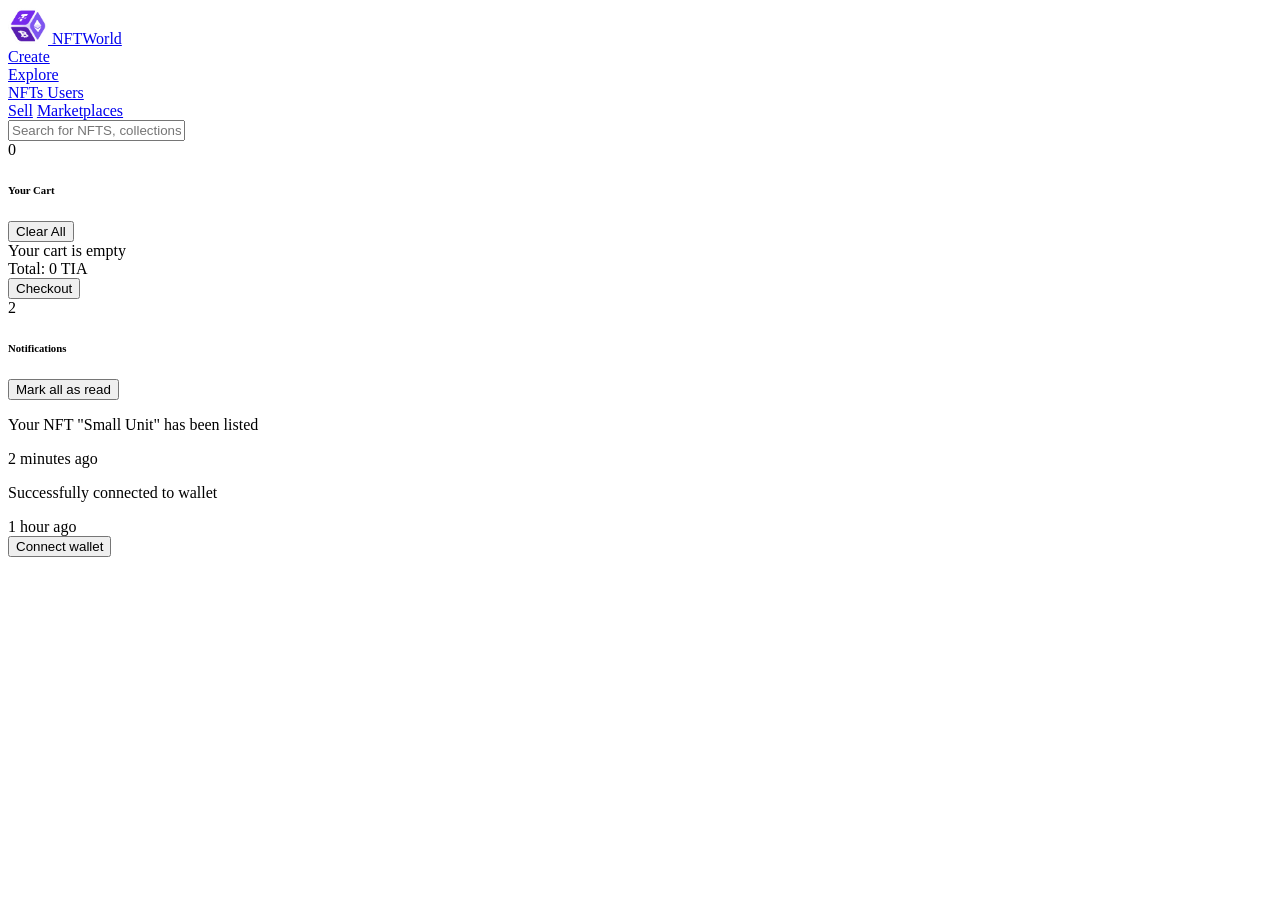
<file: html/shared_navbar.html>
<!DOCTYPE html>
<html>
    <head> </head>
    <body>
        <nav class="navbar">
            <div class="container">
                <div class="nav-group">
                    <a href="index.html" class="logo-brand">
                        <img src="../assets/Logo.png" alt="Logo" width="40" />
                        <span>NFTWorld</span>
                    </a>
                    <div class="nav-links">
                        <a href="create.html">Create</a>
                        <div class="nav-dropdown">
                            <a href="explore.html" class="dropbtn">Explore</a>
                            <div class="nav-dropdown-content">
                                <a href="nfts.html">
                                    <i class="bi bi-patch-check-fill me-2"></i>
                                    NFTs
                                </a>
                                <a href="users.html">
                                    <i class="bi bi-person-fill me-2"></i>
                                    Users
                                </a>
                            </div>
                        </div>
                        <a href="account.html">Sell</a>
                        <a href="marketplace.html">Marketplaces</a>
                    </div>
                </div>
                <div class="navbar-right">
                    <div class="search-box">
                        <input type="text" placeholder="Search for NFTS, collections, users." class="form-control" />
                        <i class="bi bi-search"></i>
                    </div>

                    <!-- Thêm cart icon vào đây -->
                    <div class="cart-icon">
                        <i class="bi bi-cart3"></i>
                        <span class="cart-badge">0</span>
                        <div class="cart-dropdown">
                            <div class="cart-header">
                                <h6>Your Cart</h6>
                                <button class="clear-cart">Clear All</button>
                            </div>
                            <div class="cart-list">
                                <!-- Cart items will be dynamically added here -->
                                <div class="no-items">Your cart is empty</div>
                            </div>
                            <div class="cart-footer">
                                <div class="cart-total">
                                    <span>Total:</span>
                                    <span class="total-amount">0 TIA</span>
                                </div>
                                <button class="btn btn-primary checkout-btn">Checkout</button>
                            </div>
                        </div>
                    </div>

                    <!-- Thêm notification bell -->
                    <div class="notification-bell">
                        <i class="bi bi-bell"></i>
                        <span class="notification-badge">2</span>
                        <div class="notification-dropdown">
                            <div class="notification-header">
                                <h6>Notifications</h6>
                                <button class="mark-all-read">Mark all as read</button>
                            </div>
                            <div class="notification-list">
                                <div class="notification-item unread">
                                    <div class="notification-icon">
                                        <i class="bi bi-coin"></i>
                                    </div>
                                    <div class="notification-content">
                                        <p>Your NFT "Small Unit" has been listed</p>
                                        <span class="notification-time">2 minutes ago</span>
                                    </div>
                                </div>
                                <div class="notification-item">
                                    <div class="notification-icon">
                                        <i class="bi bi-wallet2"></i>
                                    </div>
                                    <div class="notification-content">
                                        <p>Successfully connected to wallet</p>
                                        <span class="notification-time">1 hour ago</span>
                                    </div>
                                </div>
                            </div>
                        </div>
                    </div>

                    <div id="walletSection">
                        <button id="connectWalletBtn" class="btn btn-outline-success connect-btn" type="button" onclick="window.location.href='../html/login.html';">
                            Connect wallet
                        </button>

                        <div id="walletInfo" class="dropdown" style="display: none;">
                            <div class="wallet-dropdown" data-bs-toggle="dropdown">
                                <img src="../assets/user.png" alt="Wallet Avatar" class="wallet-avatar" />
                                <span id="navbarUsername">0x0000...0000</span>
                                <i class="fas fa-chevron-down"></i>
                            </div>
                            <div class="dropdown-menu">
                                <a class="dropdown-item" href="../html/account.html">
                                    <i class="fas fa-user"></i>
                                    Profile
                                </a>
                                <a class="dropdown-item" href="tos.html" target="_blank">
                                    <i class="fas fa-question-circle"></i>
                                    Help Center & Documentation
                                </a>
                                <div class="dropdown-divider"></div>
                                <a class="dropdown-item" href="#" onclick="toggleChatAssistant()">
                                    <i class="fas fa-robot"></i>
                                    AI Assistant
                                </a>
                                <div class="dropdown-divider"></div>
                                <div class="network-item">
                                    Network
                                    <span>Forma</span>
                                </div>
                                <div class="theme-item">
                                    Theme
                                    <div class="theme-options">
                                        <button class="theme-btn active">Light</button>
                                        <button class="theme-btn">Dark</button>
                                    </div>
                                </div>
                                <div class="dropdown-divider"></div>
                                <a class="dropdown-item" href="#" onclick="disconnectWallet()">
                                    <i class="fas fa-sign-out-alt"></i>
                                    Sign Out
                                </a>
                            </div>
                        </div>
                    </div>
                </div>
            </div>
        </nav>
    </body>
</html>
</file>
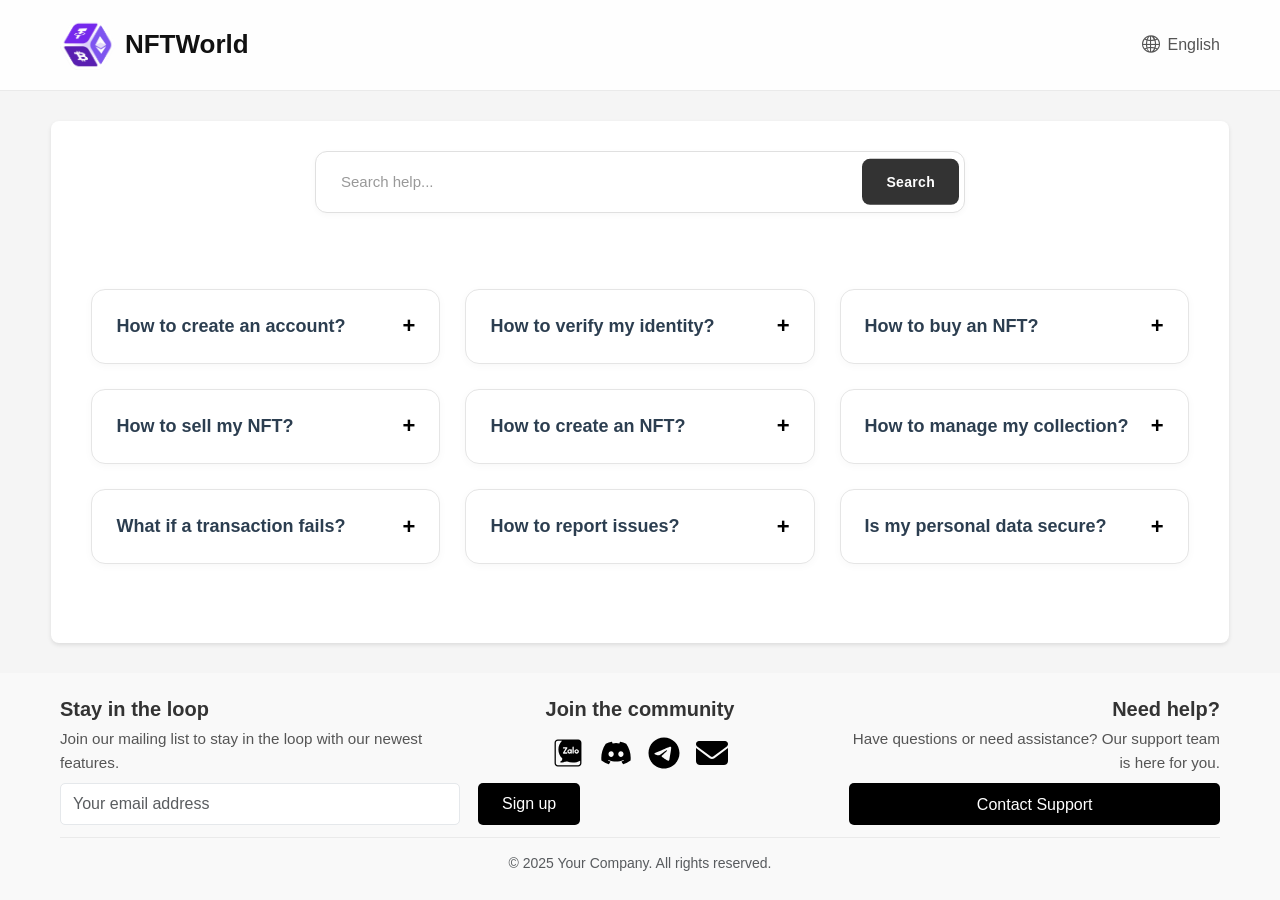
<file: html/tos.html>
<!DOCTYPE html>
<html lang="vi">
    <head>
        <meta charset="UTF-8" />
        <meta name="viewport" content="width=device-width, initial-scale=1" />
        <title>NFTWorld - Terms of Service</title>
        <link rel="icon" type="image/png" href="../assets/Logo.png" />
        <!-- Import Bootstrap Icons -->
        <link href="https://cdn.jsdelivr.net/npm/bootstrap@5.3.3/dist/css/bootstrap.min.css" rel="stylesheet" />
        <link rel="stylesheet" href="https://cdn.jsdelivr.net/npm/bootstrap-icons@1.11.3/font/bootstrap-icons.min.css" />
        <link rel="stylesheet" href="https://cdnjs.cloudflare.com/ajax/libs/font-awesome/5.15.3/css/all.min.css" />
        <link rel="stylesheet" href="../css/footer.css" />
        <link rel="stylesheet" href="../css/tos_styles.css" />
    </head>

    <body>
        <!-- Header & Navigation -->
        <header>
            <div class="navbar">
                <!-- Phần logo bên trái -->
                <div class="logo">
                    <a href="../html/index.html" style="text-decoration: none; display: flex; align-items: center; color: inherit;">
                        <img src="../assets/Logo.png" alt="Logo của tôi" />
                        <span>NFTWorld</span>
                    </a>
                </div>
                <!-- Phần thay đổi ngôn ngữ bên phải -->
                <div class="language-switcher">
                    <i class="bi bi-globe2"></i>
                    <span>English</span>
                </div>
            </div>
        </header>

        <!-- Main Content -->
        <main class="main-container">
            <!-- Search Bar -->
            <div class="search-container">
                <input type="text" id="searchInput" placeholder="Search help..." />
                <button id="searchButton">Search</button>
            </div>
            <br />
            <!-- Lưới các ô FAQ -->
            <div class="faq-grid">
                <div class="faq-card">
                    <h3>How to create an account?</h3>
                    <p>Visit our homepage, click "Sign Up", fill in your details (full name, email, and password), agree to our terms, and verify your email through the confirmation link we'll send you.</p>
                </div>
                <div class="faq-card">
                    <h3>How to verify my identity?</h3>
                    <p>Go to Account Settings > Identity Verification. Upload clear photos of your valid ID (passport, driver's license) and a selfie. Verification typically takes 1-3 business days.</p>
                </div>
                <div class="faq-card">
                    <h3>How to buy an NFT?</h3>
                    <p>
                        Browse collections or use search to find NFTs. Click on one you like, review details, and click "Buy Now". Ensure your crypto wallet is connected and has sufficient funds. After purchase, the NFT will appear in "My
                        Collection".
                    </p>
                </div>
                <div class="faq-card">
                    <h3>How to sell my NFT?</h3>
                    <p>Go to "My Collection", select the NFT you want to sell, click "Sell", set your price and currency. Review details and click "List for Sale" to make it available in the marketplace.</p>
                </div>
                <div class="faq-card">
                    <h3>How to create an NFT?</h3>
                    <p>Click "Single NFT ", add a name, description. Upload your NFT files (images), set royalties or attributes, then click "CREATE NFT" to create your NFT.</p>
                </div>
                <div class="faq-card">
                    <h3>How to manage my collection?</h3>
                    <p>Access "My Collections" to view, edit descriptions, update prices, or remove items. Use our analytics tools to track sales performance, views, and community engagement.</p>
                </div>
                <div class="faq-card">
                    <h3>What if a transaction fails?</h3>
                    <p>Check your internet connection and wallet balance. If issues persist, contact support with your transaction ID, time, and amount for quick assistance.</p>
                </div>
                <div class="faq-card">
                    <h3>How to report issues?</h3>
                    <p>Go to "Help" or "Contact Us", select "Report Issue". Provide details about the problem, including when it occurred and screenshots if possible. We'll respond within 24-48 hours.</p>
                </div>
                <div class="faq-card">
                    <h3>Is my personal data secure?</h3>
                    <p>Yes, we use advanced SSL/TLS encryption to protect your data. We never share your information without consent. You can manage your personal data anytime in Account Settings.</p>
                </div>
            </div>
        </main>

        <!-- ================== FOOTER ================== -->
        <footer class="py-5" style="background-color: #f9f9f9; color: #333;">
            <!-- Sử dụng .container thay vì .container-fluid để footer hẹp hơn, cân đối hơn -->
            <div class="container">
                <div class="row align-items-start">
                    <!-- Cột Trái: Stay in the loop -->
                    <div class="col-md-4 text-start mb-4 mb-md-0">
                        <h5 style="font-weight: 600;">Stay in the loop</h5>
                        <p style="color: #555; font-size: 0.95rem;">
                            Join our mailing list to stay in the loop with our newest features.
                        </p>

                        <!-- Form ô email + nút Sign up, nhỏ gọn để tránh xuống dòng -->
                        <div class="d-flex flex-nowrap footer-subscribe">
                            <input class="form-control me-2" type="email" placeholder="Your email address" />
                            <button class="btn btn-primary">Sign up</button>
                        </div>
                    </div>

                    <!-- Cột Giữa: Join the community -->
                    <div class="col-md-4 text-center mb-4 mb-md-0">
                        <h5 style="font-weight: 600;">Join the community</h5>
                        <div class="mt-3 d-flex justify-content-center gap-3">
                            <!-- Thay đường dẫn icon thật của bạn -->
                            <a href="#">
                                <img src="../assets/zalo.svg" alt="Zalo" style="width: 32px; height: 32px;" />
                            </a>
                            <a href="#">
                                <img src="../assets/discord.svg" alt="Discord" style="width: 32px; height: 32px;" />
                            </a>
                            <a href="#">
                                <img src="../assets/telegram.svg" alt="Telegram" style="width: 32px; height: 32px;" />
                            </a>
                            <a href="#">
                                <img src="../assets/email.svg" alt="Email" style="width: 32px; height: 32px;" />
                            </a>
                        </div>
                    </div>

                    <!-- Cột Phải: Need help? -->
                    <div class="col-md-4 text-end">
                        <h5 style="font-weight: 600;">Need help?</h5>
                        <p style="color: #555; font-size: 0.95rem;">
                            Have questions or need assistance? Our support team is here for you.
                        </p>
                        <button class="btn-contact" style="border-radius: 5px; white-space: nowrap;">
                            Contact Support
                        </button>
                    </div>
                </div>

                <!-- Dòng bản quyền phía dưới -->
                <div class="text-center pt-4 mt-4" style="border-top: 1px solid #eaeaea;">
                    <small class="text-muted">
                        &copy; 2025 Your Company. All rights reserved.
                    </small>
                </div>
            </div>
        </footer>

        <script>
            // Chức năng tìm kiếm và mở/đóng nội dung FAQ
            document.addEventListener("DOMContentLoaded", function () {
                const searchInput = document.getElementById("searchInput");
                const searchButton = document.getElementById("searchButton");
                const faqCards = document.querySelectorAll(".faq-card");

                // Hàm lọc FAQ theo từ khóa
                function filterFAQs() {
                    const query = searchInput.value.trim().toLowerCase();
                    faqCards.forEach((card) => {
                        const text = card.textContent.toLowerCase();
                        card.style.display = text.indexOf(query) !== -1 ? "block" : "none";
                    });
                }

                // Sự kiện click nút tìm kiếm
                searchButton.addEventListener("click", filterFAQs);

                // Sự kiện nhấn phím Enter trong ô tìm kiếm
                searchInput.addEventListener("keyup", function (event) {
                    if (event.key === "Enter") {
                        filterFAQs();
                    }
                    if (this.value.trim() === "") {
                        faqCards.forEach((card) => (card.style.display = "block"));
                    }
                });

                // Mở/đóng nội dung khi nhấp vào tiêu đề của mỗi card
                const faqHeaders = document.querySelectorAll(".faq-card h3");
                faqHeaders.forEach((header) => {
                    header.addEventListener("click", function () {
                        this.parentElement.classList.toggle("active");
                    });
                });
            });
        </script>
    </body>
</html>
</file>
<file: css/footer.css>
/*
===============================
=            FOOTER           =
===============================
*/
.custom-footer {
    background-color: #f9f9f9;
    color: #333333;
    width: 100%;
    padding: 40px 60px;
  }
  
  /* Form subscribe */
  .footer-subscribe {
    display: flex;
    align-items: center;
    gap: 10px;
    margin-top: 0.25rem;
  }
  
  .footer-subscribe .d-flex {
    display: flex;
    align-items: center;
    width: 100%;
  }
  
  .footer-subscribe input.form-control {
    width: 100%;
    min-width: 400px;
    flex: 1;
    height: 42px;
    border-radius: 5px;
    background-color: #fff;
    border: 1px solid #e5e8eb;
  }
  
  /* Buttons */
  .footer-subscribe .btn-primary,
  .btn-contact {
    height: 42px;
    padding: 0 24px;
    border-radius: 5px;
    background-color: #000 !important;
    border: none !important;
    color: #fff !important;
    white-space: nowrap;
    width: 100%;
  }
  
  .footer-subscribe .btn-primary:hover,
  .btn-contact:hover {
    background-color: #333 !important;
    opacity: 0.9;
  }
  
  /* Join community section */
  .social-icons {
    display: flex;
    gap: 20px;
    justify-content: center;
  }
  
  /* Bottom footer */
  .footer-bottom {
    border-top: 1px solid #e5e8eb;
    margin-top: 2rem;
    padding-top: 1rem;
    text-align: center;
  }
  
  /* Title styles */
  .footer-title {
    font-weight: 600;
    font-size: 1.1rem;
    margin-bottom: 0.35rem;
  }
  
  .footer-description {
    color: #555;
    font-size: 0.95rem;
    margin-bottom: 1rem;
  }
  
  /* Container styles */
  .footer .container,
  .container {
    max-width: 100% !important;
    padding: 0 60px;
  }
  
  /* Responsive */
  @media (max-width: 768px) {
    .footer-subscribe input.form-control {
        min-width: 200px;
    }
  
    .custom-footer {
        padding: 30px 20px;
    }
  
    .top-artists,
    .cards-section {
        margin: 20px;
        padding: 20px;
    }
    
    .cards-section {
        padding-bottom: 15px;
    }
  }
  
  /* Điều chỉnh padding cho footer */
  .py-5 {
    padding-top: 1.5rem !important;
    padding-bottom: 1.5rem !important;
  }
  
  /* Điều chỉnh khoảng cách giữa các phần trong footer */
  .footer-subscribe {
    margin-top: 0.25rem;
  }
  
  /* Điều chỉnh khoảng cách cho phần copyright */
  .text-center.pt-4.mt-4 {
    padding-top: 0.75rem !important;
    margin-top: 0.75rem !important;
  }
  
  /* Điều chỉnh khoảng cách cho các heading */
  .col-md-4 h5 {
    margin-bottom: 0.35rem;
  }
  
  /* Điều chỉnh khoảng cách cho đoạn text */
  .col-md-4 p {
    margin-bottom: 0.5rem;
  }
</file>
<file: css/tos_styles.css>
/* Reset cơ bản */
* {
    margin: 0;
    padding: 0;
    box-sizing: border-box;
}

/* Background toàn trang sử dụng ảnh (bạn có thể thay đổi URL ảnh bên dưới) */
body {
    font-family: "Inter", sans-serif;
    background-size: cover;
    color: #333;
    line-height: 1.6;
    min-height: 100vh;
    margin: 0;
    padding: 0;
    display: flex;
    flex-direction: column;
    background-color: #f5f5f5;
}

/* Navbar */
header {
    background-color: rgba(255, 255, 255, 0.95);
    border-bottom: 1px solid #eaeaea;
    padding: 20px 0;
}

.navbar {
    max-width: 1200px;
    margin: 0 auto;
    padding: 0 20px;
    display: flex;
    align-items: center;
    justify-content: space-between;
}

/* Logo bên trái: bạn có thể thay đổi src để dùng logo của bạn */
.navbar .logo {
    display: flex;
    align-items: center;
}

.navbar .logo img {
    max-height: 50px;
    margin-right: 10px;
}

.navbar .logo span {
    font-size: 26px;
    font-weight: bold;
    color: #111;
}

/* Chỉ hiển thị thay đổi ngôn ngữ bên phải */
.language-switcher {
    font-size: 16px;
    color: #555;
    cursor: pointer;
    display: flex;
    align-items: center;
    gap: 8px;
    transition: color 0.3s ease;
}

.language-switcher:hover {
    color: #000;
}

.language-switcher i {
    font-size: 18px;
}

/* Container chung */
.main-container {
    flex: 1;
    max-width: 1200px;
    margin: 30px auto;
    padding: 30px;
    background-color: #fff;
    border-radius: 8px;
    box-shadow: 0 2px 4px rgba(0, 0, 0, 0.1);
}

/* Search Box */
.search-container {
    margin-bottom: 50px;
    text-align: center;
    position: relative;
    max-width: 650px;
    margin-left: auto;
    margin-right: auto;
}

.search-container input[type="text"] {
    width: 100%;
    padding: 18px 25px;
    padding-right: 130px;
    border: 1px solid #e0e0e0;
    border-radius: 12px;
    font-size: 15px;
    transition: all 0.2s ease;
    background-color: #fff;
    box-shadow: 0 2px 6px rgba(0, 0, 0, 0.03);
}

.search-container input[type="text"]:focus {
    outline: none;
    border-color: #333;
    box-shadow: 0 4px 12px rgba(0, 0, 0, 0.06);
}

.search-container input[type="text"]::placeholder {
    color: #999;
}

.search-container button {
    position: absolute;
    right: 6px;
    top: 50%;
    transform: translateY(-50%);
    padding: 12px 24px;
    border: none;
    background-color: #333;
    color: #fff;
    border-radius: 8px;
    font-size: 14px;
    font-weight: 600;
    letter-spacing: 0.3px;
    cursor: pointer;
    transition: all 0.2s ease;
}

.search-container button:hover {
    background-color: #000;
    transform: translateY(-50%) translateX(-1px);
}

/* Grid các ô FAQ */
.faq-grid {
    display: grid;
    grid-template-columns: repeat(3, 1fr);
    gap: 25px;
    padding: 0 10px;
}

/* Card FAQ: hình vuông, bo tròn góc, sinh động */
.faq-card {
    background-color: #fff;
    border: 1px solid #e5e5e5;
    border-radius: 14px;
    padding: 24px;
    box-shadow: 0 2px 8px rgba(0, 0, 0, 0.03);
    transition: all 0.25s ease;
    height: fit-content;
    cursor: pointer;
}

.faq-card:hover {
    transform: translateY(-2px);
    border-color: #333;
    box-shadow: 0 4px 12px rgba(0, 0, 0, 0.06);
}

.faq-card h3 {
    font-size: 18px;
    font-weight: 600;
    color: #2c3e50;
    cursor: pointer;
    position: relative;
    padding-right: 35px;
    line-height: 1.4;
    margin-bottom: 0;
}

.faq-card h3:after {
    content: "+";
    position: absolute;
    right: 0;
    top: 50%;
    transform: translateY(-50%);
    font-size: 22px;
    color: #000;
    transition: all 0.3s ease;
}

.faq-card.active h3:after {
    transform: translateY(-50%) rotate(45deg);
}

.faq-card p {
    display: none;
    margin-top: 15px;
    font-size: 15px;
    padding-left: 15px;
    border-left: 3px solid #000;
    line-height: 1.6;
    color: #546e7a;
    opacity: 0;
    transition: opacity 0.3s ease;
}

.faq-card.active p {
    display: block;
    opacity: 1;
}

.faq-card.active {
    height: auto;
}
</file>
